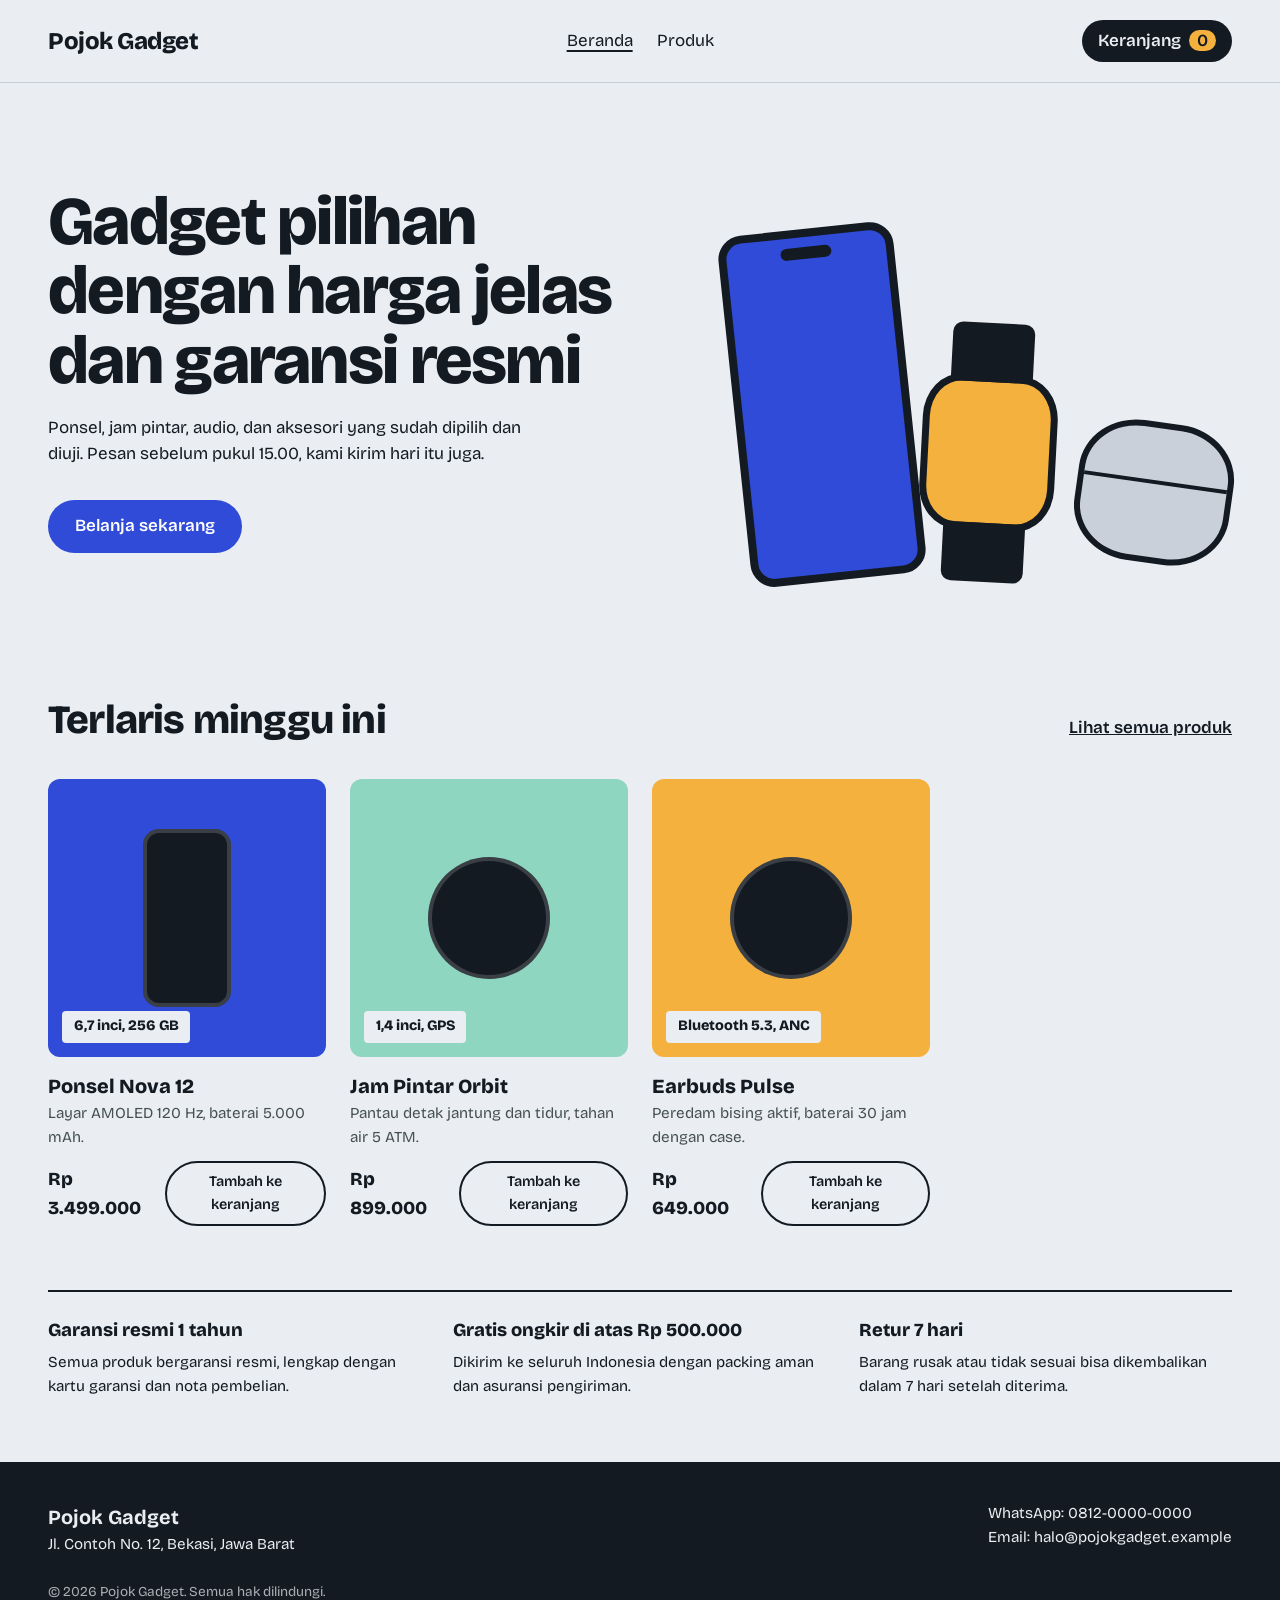
<file: index.html>
<!DOCTYPE html>
<html lang="id">
<head>
  <meta charset="UTF-8">
  <meta name="viewport" content="width=device-width, initial-scale=1">
  <title>Pojok Gadget – Toko Gadget Online Bergaransi Resmi</title>
  <meta name="description" content="Toko online ponsel, jam pintar, audio, dan aksesori. Harga jelas, garansi resmi, dikirim di hari yang sama.">
  <link rel="preconnect" href="https://fonts.googleapis.com">
  <link rel="preconnect" href="https://fonts.gstatic.com" crossorigin>
  <link href="https://fonts.googleapis.com/css2?family=Bricolage+Grotesque:opsz,wght@12..96,400;12..96,600;12..96,800&display=swap" rel="stylesheet">
  <link rel="stylesheet" href="style.css">
  <script src="script.js" defer></script>
</head>
<body data-page="home">
  <header class="topbar" id="site-header"></header>

  <main>
    <section class="hero">
      <div class="hero-text">
        <h1>Gadget pilihan dengan harga jelas dan garansi resmi</h1>
        <p>Ponsel, jam pintar, audio, dan aksesori yang sudah dipilih dan diuji. Pesan sebelum pukul 15.00, kami kirim hari itu juga.</p>
        <a class="btn" href="produk.html">Belanja sekarang</a>
      </div>
      <div class="hero-devices" aria-hidden="true">
        <div class="hd d1"></div>
        <div class="hd d2"></div>
        <div class="hd d3"></div>
      </div>
    </section>

    <section class="catalog">
      <div class="section-head">
        <h2>Terlaris minggu ini</h2>
        <a class="more" href="produk.html">Lihat semua produk</a>
      </div>
      <div class="grid" id="featured"></div>
    </section>

    <section class="services">
      <div>
        <h3>Garansi resmi 1 tahun</h3>
        <p>Semua produk bergaransi resmi, lengkap dengan kartu garansi dan nota pembelian.</p>
      </div>
      <div>
        <h3>Gratis ongkir di atas Rp 500.000</h3>
        <p>Dikirim ke seluruh Indonesia dengan packing aman dan asuransi pengiriman.</p>
      </div>
      <div>
        <h3>Retur 7 hari</h3>
        <p>Barang rusak atau tidak sesuai bisa dikembalikan dalam 7 hari setelah diterima.</p>
      </div>
    </section>
  </main>

  <footer class="footer" id="site-footer"></footer>
</body>
</html>
</file>
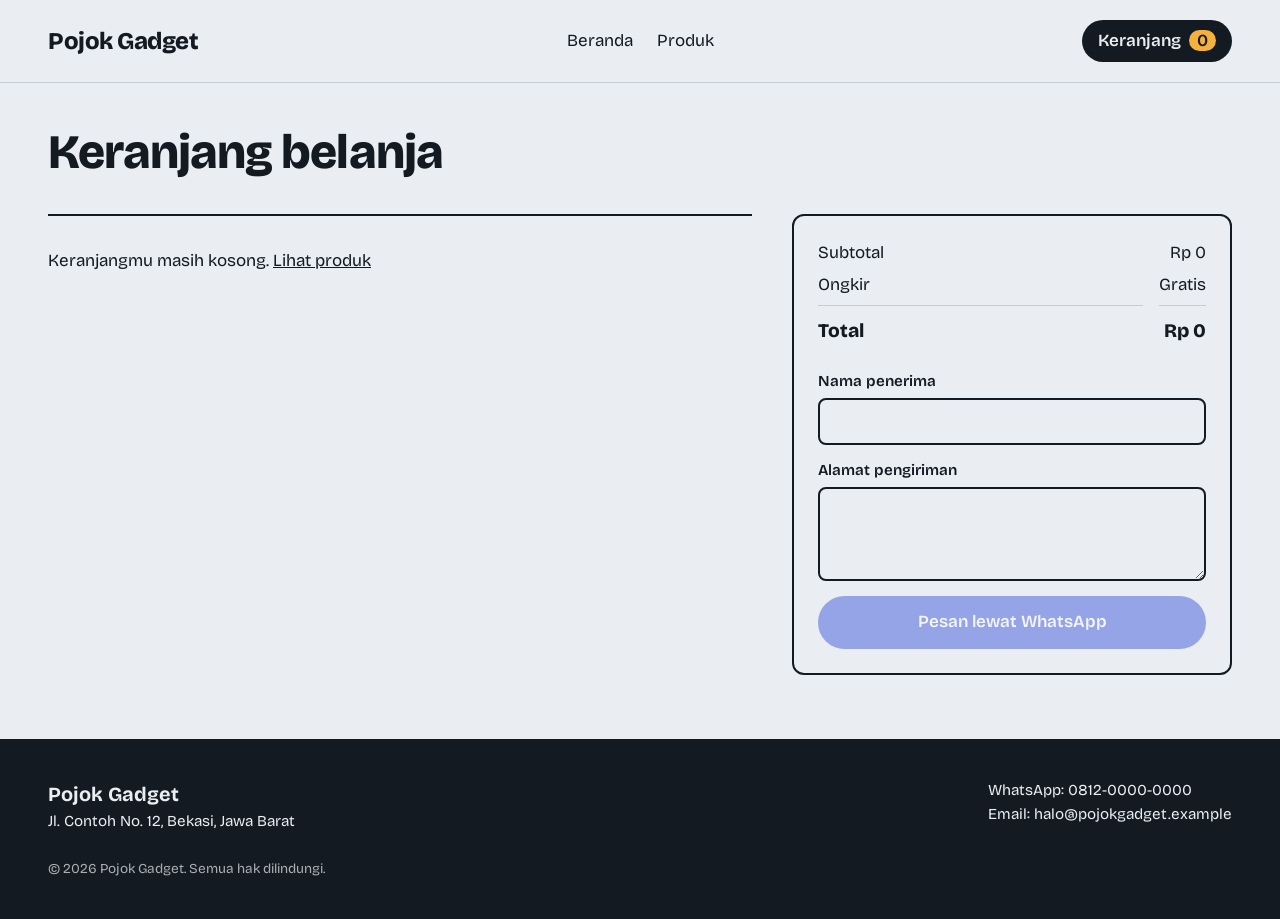
<file: keranjang.html>
<!DOCTYPE html>
<html lang="id">
<head>
  <meta charset="UTF-8">
  <meta name="viewport" content="width=device-width, initial-scale=1">
  <title>Keranjang – Pojok Gadget</title>
  <link rel="preconnect" href="https://fonts.googleapis.com">
  <link rel="preconnect" href="https://fonts.gstatic.com" crossorigin>
  <link href="https://fonts.googleapis.com/css2?family=Bricolage+Grotesque:opsz,wght@12..96,400;12..96,600;12..96,800&display=swap" rel="stylesheet">
  <link rel="stylesheet" href="style.css">
  <script src="script.js" defer></script>
</head>
<body data-page="keranjang">
  <header class="topbar" id="site-header"></header>

  <main class="page">
    <h1>Keranjang belanja</h1>
    <div class="cart-layout">
      <ul id="items"></ul>
      <aside class="summary">
        <dl id="ringkasan"></dl>
        <form id="form">
          <label>Nama penerima
            <input name="nama" required autocomplete="name">
          </label>
          <label>Alamat pengiriman
            <textarea name="alamat" rows="3" required autocomplete="street-address"></textarea>
          </label>
          <button class="btn" id="pesan" type="submit">Pesan lewat WhatsApp</button>
        </form>
      </aside>
    </div>
  </main>

  <footer class="footer" id="site-footer"></footer>
</body>
</html>
</file>
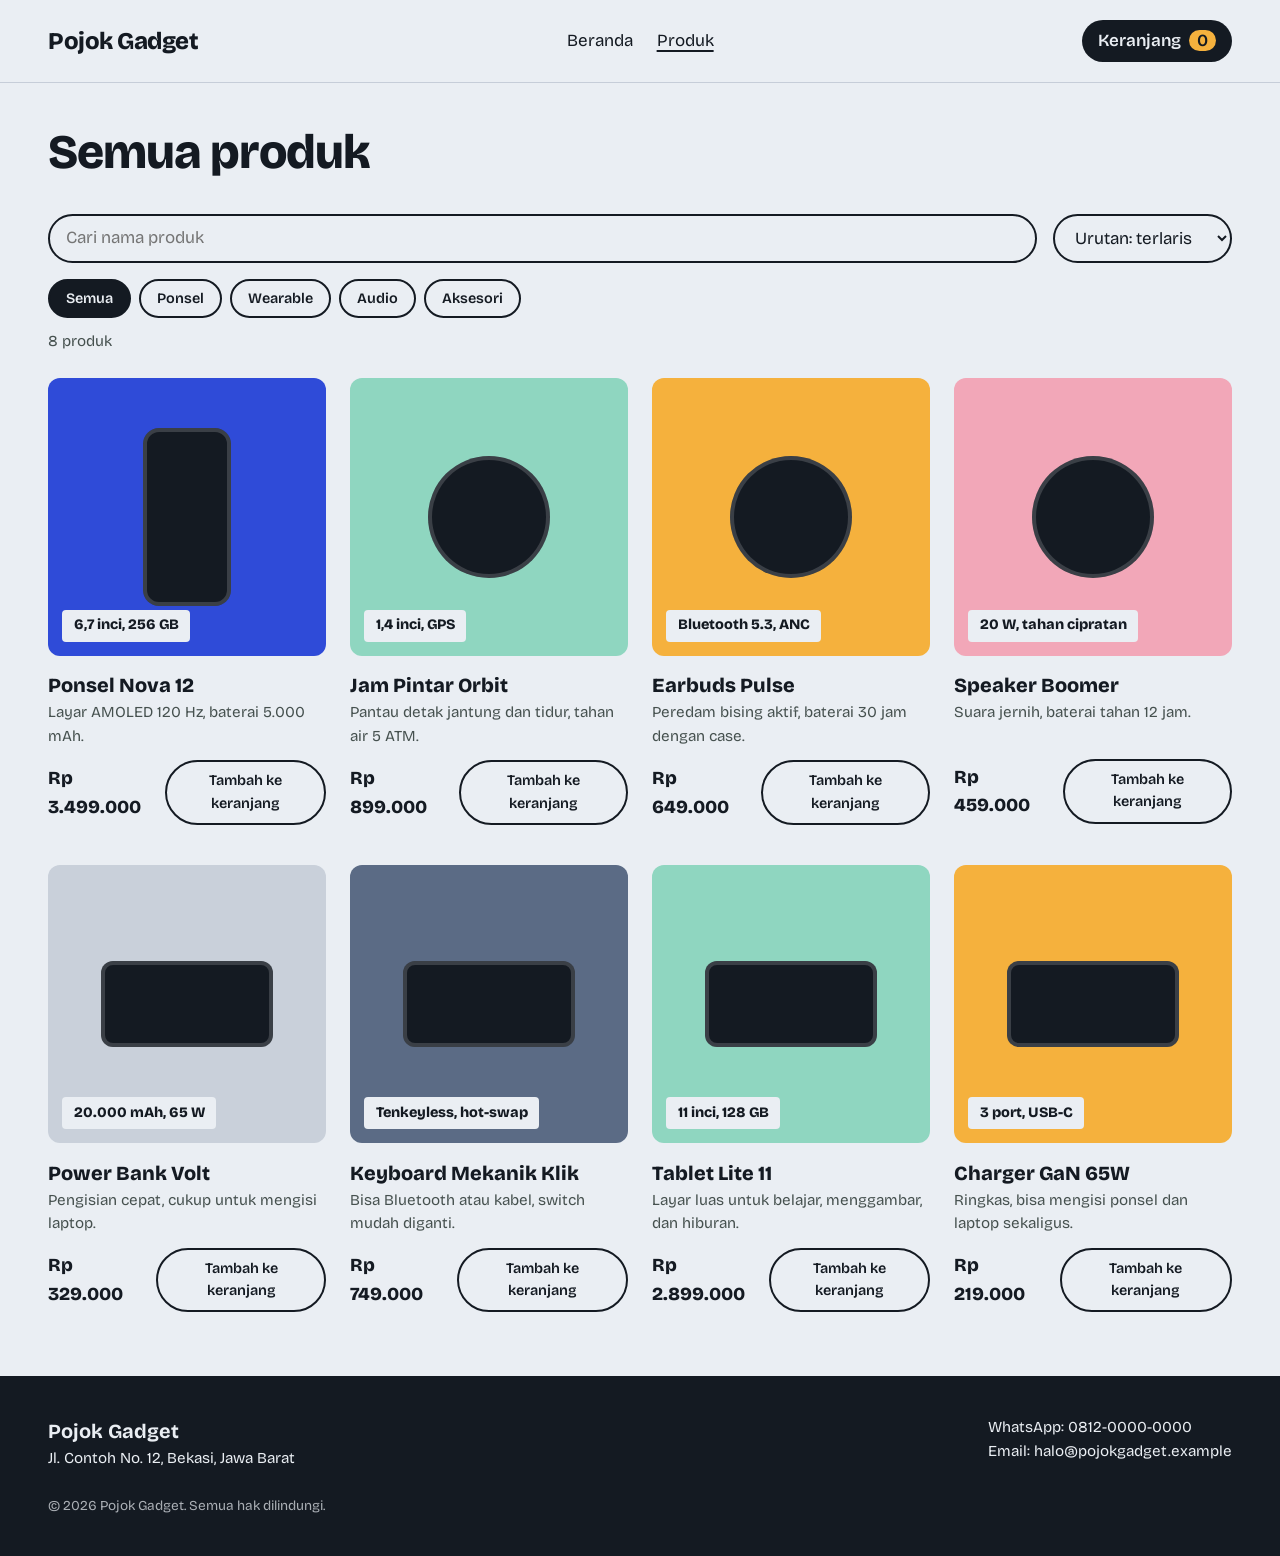
<file: produk.html>
<!DOCTYPE html>
<html lang="id">
<head>
  <meta charset="UTF-8">
  <meta name="viewport" content="width=device-width, initial-scale=1">
  <title>Semua Produk – Pojok Gadget</title>
  <link rel="preconnect" href="https://fonts.googleapis.com">
  <link rel="preconnect" href="https://fonts.gstatic.com" crossorigin>
  <link href="https://fonts.googleapis.com/css2?family=Bricolage+Grotesque:opsz,wght@12..96,400;12..96,600;12..96,800&display=swap" rel="stylesheet">
  <link rel="stylesheet" href="style.css">
  <script src="script.js" defer></script>
</head>
<body data-page="produk">
  <header class="topbar" id="site-header"></header>

  <main class="page">
    <h1>Semua produk</h1>
    <div class="toolbar">
      <input id="cari" type="search" placeholder="Cari nama produk" aria-label="Cari produk">
      <select id="urut" aria-label="Urutkan produk">
        <option value="populer">Urutan: terlaris</option>
        <option value="murah">Harga terendah</option>
        <option value="mahal">Harga tertinggi</option>
      </select>
    </div>
    <div class="chips" id="chips" role="group" aria-label="Kategori"></div>
    <p class="count" id="hasil" role="status"></p>
    <div class="grid" id="grid"></div>
  </main>

  <footer class="footer" id="site-footer"></footer>
</body>
</html>
</file>
<file: style.css>
/* Warna utama: ganti di sini untuk mengubah tema seluruh halaman */
:root {
  --ink: #141a22;
  --paper: #eaeef3;
  --cobalt: #2f4bd8;
  --mint: #8fd6c0;
  --amber: #f5b13d;
  --rose: #f2a7b8;
  --silver: #c9d0da;
  --slate: #5b6b85;
  --line: #c6cdd8;
  --pad: clamp(1rem, 4vw, 3rem);
}

* { box-sizing: border-box; margin: 0; }

html { scroll-behavior: smooth; }

body {
  font-family: "Bricolage Grotesque", system-ui, -apple-system, "Segoe UI", sans-serif;
  font-size: 1.0625rem;
  line-height: 1.55;
  background: var(--paper);
  color: var(--ink);
}

a { color: inherit; }

:focus-visible {
  outline: 3px solid var(--cobalt);
  outline-offset: 3px;
}

.skip {
  position: absolute;
  left: -999px;
}
.skip:focus {
  left: 1rem;
  top: 1rem;
  z-index: 10;
  padding: 0.5rem 1rem;
  background: var(--ink);
  color: var(--paper);
}

/* Header */
.topbar {
  display: flex;
  flex-wrap: wrap;
  align-items: center;
  justify-content: space-between;
  gap: 0.75rem 1.5rem;
  padding: 1.25rem var(--pad);
  border-bottom: 1px solid var(--line);
}
.brand {
  font-size: 1.5rem;
  font-weight: 800;
  letter-spacing: -0.02em;
  text-decoration: none;
}
.topbar nav {
  display: flex;
  gap: 1.5rem;
}
.topbar nav a { text-decoration: none; }
.topbar nav a:hover { text-decoration: underline; text-underline-offset: 4px; }
.cart {
  padding: 0.5rem 1rem;
  border-radius: 999px;
  background: var(--ink);
  color: var(--paper);
  font-weight: 600;
  text-decoration: none;
}
.cart span {
  margin-left: 0.25rem;
  padding: 0 0.5rem;
  border-radius: 999px;
  background: var(--amber);
  color: var(--ink);
}

/* Hero */
.hero {
  display: grid;
  grid-template-columns: 1.1fr 0.9fr;
  align-items: center;
  gap: 2rem;
  padding: clamp(2rem, 6vw, 5rem) var(--pad);
}
.hero h1 {
  max-width: 15ch;
  font-size: clamp(2.25rem, 5.5vw, 4.25rem);
  font-weight: 800;
  line-height: 1.02;
  letter-spacing: -0.025em;
}
.hero p {
  max-width: 46ch;
  margin: 1.25rem 0 2rem;
}
.btn {
  display: inline-block;
  padding: 0.85rem 1.7rem;
  border-radius: 999px;
  background: var(--cobalt);
  color: #fff;
  font-weight: 600;
  text-decoration: none;
}
.btn:hover { background: #2239b3; }

/* Perangkat di hero (digambar dengan CSS, tanpa gambar) */
.hero-devices {
  position: relative;
  height: clamp(280px, 38vw, 420px);
}
.hd {
  position: absolute;
  background: var(--ink);
}
/* Ponsel */
.d1 {
  left: 4%;
  bottom: 0;
  width: 34%;
  aspect-ratio: 9 / 18;
  border: 8px solid var(--ink);
  border-radius: 24px;
  background: var(--cobalt);
  transform: rotate(-6deg);
}
.d1::before {
  content: "";
  position: absolute;
  top: 3%;
  left: 50%;
  width: 32%;
  height: 3.5%;
  border-radius: 999px;
  background: var(--ink);
  transform: translateX(-50%);
}
/* Jam pintar */
.d2 {
  left: 40%;
  bottom: 12%;
  z-index: 1;
  width: 26%;
  aspect-ratio: 1 / 1.15;
  border: 7px solid var(--ink);
  border-radius: 28%;
  background: var(--amber);
  transform: rotate(3deg);
}
.d2::before,
.d2::after {
  content: "";
  position: absolute;
  left: 16%;
  right: 16%;
  height: 42%;
  background: var(--ink);
}
.d2::before { bottom: 100%; border-radius: 10px 10px 0 0; }
.d2::after { top: 100%; border-radius: 0 0 10px 10px; }
/* Case earbuds */
.d3 {
  right: 0;
  bottom: 4%;
  width: 30%;
  aspect-ratio: 1.1 / 1;
  border: 6px solid var(--ink);
  border-radius: 38%;
  background: var(--silver);
  transform: rotate(8deg);
}
.d3::before {
  content: "";
  position: absolute;
  inset: 40% 0 auto 0;
  height: 4px;
  background: var(--ink);
}

/* Panel produk */
.shot {
  position: relative;
  display: grid;
  place-items: center;
  aspect-ratio: 1 / 1;
  border-radius: 12px;
  background: var(--c);
  overflow: hidden;
}
.shot span {
  position: absolute;
  left: 0.9rem;
  bottom: 0.9rem;
  padding: 0.3rem 0.7rem;
  border-radius: 4px;
  background: var(--paper);
  color: var(--ink);
  font-size: 0.9rem;
  font-weight: 800;
}
.dev {
  background: var(--ink);
  box-shadow: inset 0 0 0 4px rgba(255, 255, 255, 0.16);
}
.tall  { width: 32%; aspect-ratio: 9 / 18; border-radius: 16px; }
.round { width: 44%; aspect-ratio: 1; border-radius: 50%; }
.wide  { width: 62%; aspect-ratio: 2 / 1; border-radius: 12px; }

/* Katalog */
.catalog { padding: 2rem var(--pad) 4rem; }
.catalog h2 {
  margin-bottom: 1.75rem;
  font-size: clamp(1.75rem, 3.5vw, 2.5rem);
  font-weight: 800;
  letter-spacing: -0.02em;
}
.grid {
  display: grid;
  grid-template-columns: repeat(auto-fill, minmax(250px, 1fr));
  gap: 2.5rem 1.5rem;
}
.product h3 {
  margin-top: 0.9rem;
  font-size: 1.25rem;
  font-weight: 800;
}
.notes {
  min-height: 3em;
  font-size: 0.95rem;
  color: #46514f;
}
.buy {
  display: flex;
  align-items: center;
  justify-content: space-between;
  gap: 0.75rem;
  margin-top: 0.75rem;
}
.price { font-size: 1.15rem; font-weight: 800; }
.add {
  padding: 0.5rem 1rem;
  border: 2px solid var(--ink);
  border-radius: 999px;
  background: transparent;
  color: var(--ink);
  font: inherit;
  font-size: 0.9rem;
  font-weight: 600;
  cursor: pointer;
}
.add:hover { background: var(--ink); color: var(--paper); }

/* Layanan */
.services {
  display: grid;
  grid-template-columns: repeat(3, 1fr);
  gap: 2rem;
  margin: 0 var(--pad);
  padding: 1.5rem 0 4rem;
  border-top: 2px solid var(--ink);
}
.services h3 { margin-bottom: 0.4rem; font-size: 1.15rem; font-weight: 800; }
.services p { max-width: 38ch; font-size: 0.95rem; }

/* Footer */
.footer {
  display: flex;
  flex-wrap: wrap;
  justify-content: space-between;
  gap: 1.5rem 3rem;
  padding: 2.5rem var(--pad);
  background: var(--ink);
  color: var(--paper);
  font-size: 0.95rem;
}
.footer strong { font-size: 1.25rem; }
.copy { width: 100%; opacity: 0.7; font-size: 0.85rem; }

/* Layar kecil */
@media (max-width: 760px) {
  .hero { grid-template-columns: 1fr; }
  .services { grid-template-columns: 1fr; gap: 1.5rem; }
}

@media (prefers-reduced-motion: no-preference) {
  .btn, .add, .cart { transition: background 0.15s, color 0.15s; }
}
@media (prefers-reduced-motion: reduce) {
  html { scroll-behavior: auto; }
}

/* ===== Multi halaman dan interaksi ===== */
.topbar nav a[aria-current="page"] {
  text-decoration: underline;
  text-decoration-thickness: 2px;
  text-underline-offset: 4px;
}
.page { padding: 2rem var(--pad) 4rem; }
.page h1 {
  margin-bottom: 1.5rem;
  font-size: clamp(2rem, 4.5vw, 3rem);
  font-weight: 800;
  letter-spacing: -0.02em;
}
.section-head {
  display: flex;
  align-items: baseline;
  justify-content: space-between;
  gap: 1rem;
  margin-bottom: 1.75rem;
}
.section-head h2 { margin-bottom: 0; }
.more { font-weight: 600; }

.toolbar { display: flex; flex-wrap: wrap; gap: 0.75rem 1rem; margin-bottom: 1rem; }
.toolbar input,
.toolbar select,
.summary input,
.summary textarea {
  padding: 0.6rem 1rem;
  border: 2px solid var(--ink);
  border-radius: 999px;
  background: var(--paper);
  color: var(--ink);
  font: inherit;
}
.toolbar input { flex: 1 1 220px; }
.chips { display: flex; flex-wrap: wrap; gap: 0.5rem; margin-bottom: 0.75rem; }
.chip {
  padding: 0.4rem 1rem;
  border: 2px solid var(--ink);
  border-radius: 999px;
  background: transparent;
  color: var(--ink);
  font: inherit;
  font-size: 0.9rem;
  font-weight: 600;
  cursor: pointer;
}
.chip[aria-pressed="true"] { background: var(--ink); color: var(--paper); }
.count { margin-bottom: 1.5rem; font-size: 0.95rem; color: #46514f; }
.empty { grid-column: 1 / -1; padding: 2rem 0; list-style: none; }

.cart-layout {
  display: grid;
  grid-template-columns: 1.6fr 1fr;
  gap: 2.5rem;
  align-items: start;
}
#items { padding: 0; list-style: none; border-top: 2px solid var(--ink); }
.row {
  display: grid;
  grid-template-columns: 56px 1fr auto auto auto;
  align-items: center;
  gap: 0.75rem 1rem;
  padding: 1rem 0;
  border-bottom: 1px solid var(--line);
}
.mini { width: 56px; aspect-ratio: 1; border-radius: 8px; background: var(--c); }
.row-info { display: grid; }
.row-info span { font-size: 0.9rem; color: #46514f; }
.qty { display: flex; align-items: center; gap: 0.5rem; }
.qty button {
  width: 2rem;
  height: 2rem;
  border: 2px solid var(--ink);
  border-radius: 50%;
  background: transparent;
  color: var(--ink);
  font: inherit;
  font-weight: 800;
  cursor: pointer;
}
.qty button:hover { background: var(--ink); color: var(--paper); }
.hapus {
  border: 0;
  background: none;
  color: inherit;
  font: inherit;
  font-size: 0.9rem;
  text-decoration: underline;
  cursor: pointer;
}
.summary { padding: 1.5rem; border: 2px solid var(--ink); border-radius: 12px; }
.summary dl { display: grid; grid-template-columns: 1fr auto; gap: 0.4rem 1rem; margin-bottom: 1.5rem; }
.summary dd { margin: 0; text-align: right; }
.summary .tot { padding-top: 0.6rem; border-top: 1px solid var(--line); font-size: 1.2rem; font-weight: 800; }
.summary label { display: grid; gap: 0.3rem; margin-bottom: 0.9rem; font-size: 0.95rem; font-weight: 600; }
.summary input,
.summary textarea { border-radius: 8px; font-weight: 400; }
.summary .btn { width: 100%; border: 0; font: inherit; font-weight: 600; cursor: pointer; }
.summary .btn:disabled { opacity: 0.45; cursor: not-allowed; }

#toast {
  position: fixed;
  left: 50%;
  bottom: 1.5rem;
  z-index: 20;
  padding: 0.7rem 1.2rem;
  border-radius: 999px;
  background: var(--ink);
  color: var(--paper);
  font-weight: 600;
  transform: translate(-50%, 200%);
}
#toast.show { transform: translate(-50%, 0); }
@media (prefers-reduced-motion: no-preference) {
  #toast { transition: transform 0.25s; }
}
@media (max-width: 760px) {
  .cart-layout { grid-template-columns: 1fr; }
  .row { grid-template-columns: 56px 1fr auto; }
  .row .sub { grid-column: 2; }
}
</file>
